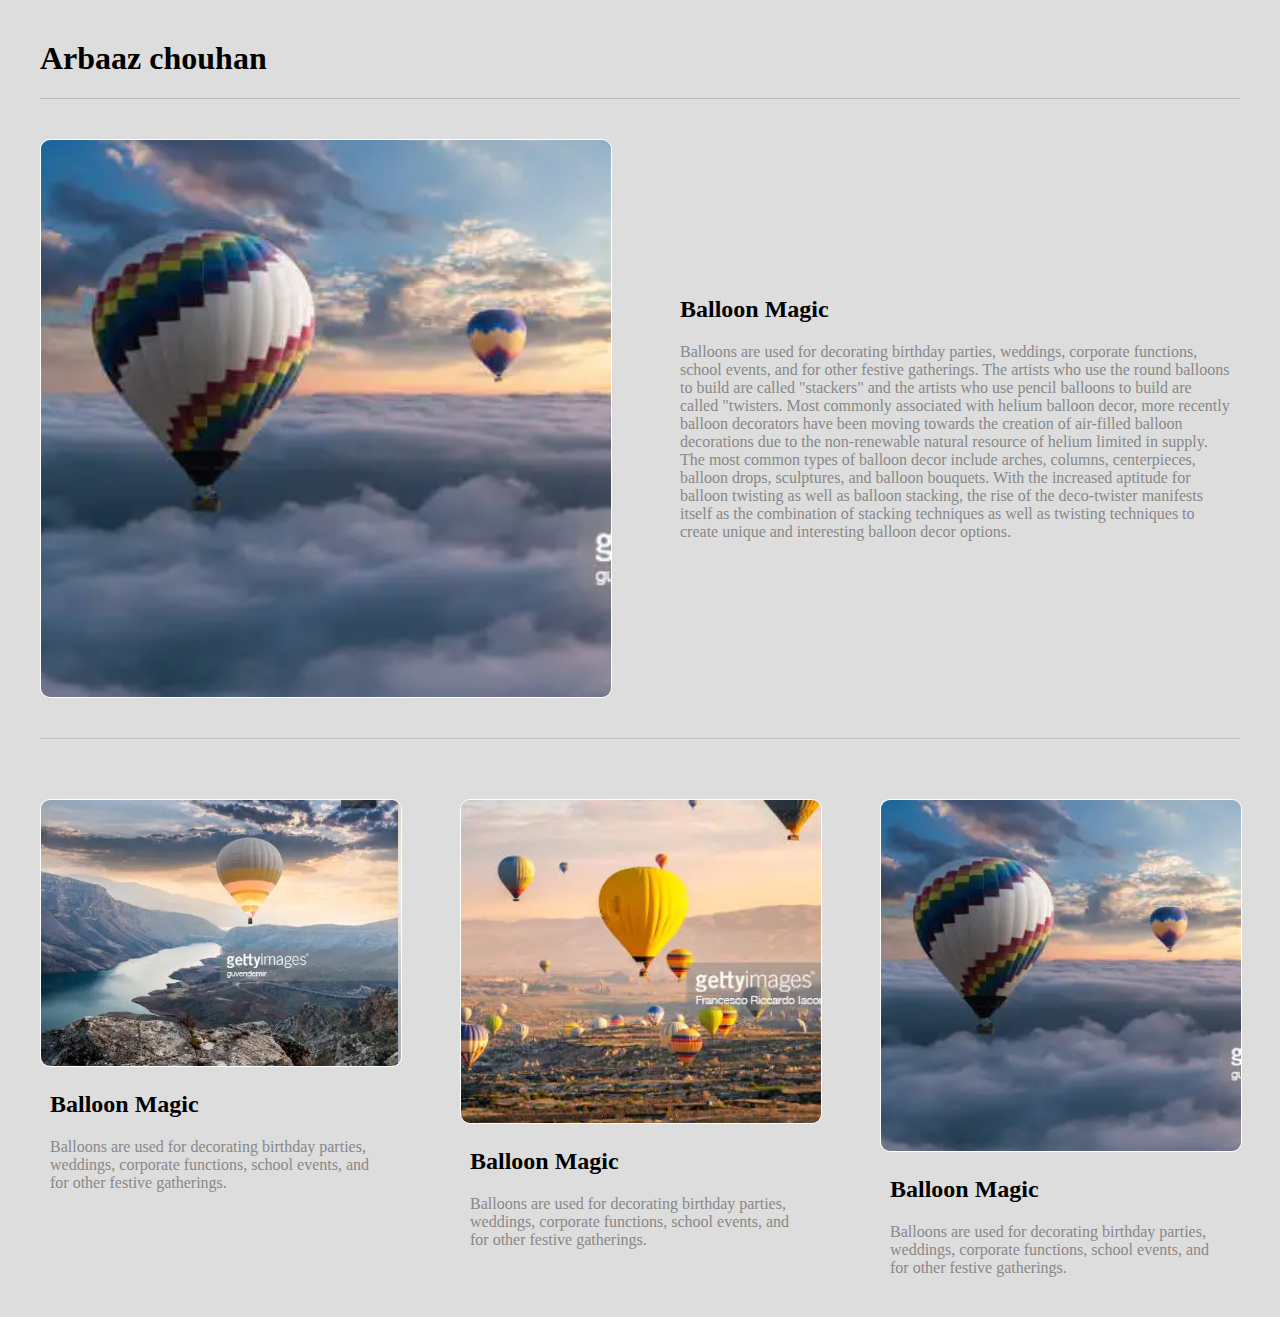
<file: 1-Basics-Layout/index.html>
<!DOCTYPE html>
<html>
    <head>
      <link rel="stylesheet" href="./style.css">
    </head>
    <body>
       <header>
        <h1>Arbaaz chouhan</h1>
       </header> 
       <main class="grid-container"> 
      <article class="balloon"> 
          <img src="./image/Screenshot from 2023-05-14 11-38-19.png">
        <div class="divForHeader">
            <h2>Balloon Magic</h2>
            <p>
              Balloons are used for decorating birthday parties, weddings, corporate functions, school events, and for other festive gatherings.
              The artists who use the round balloons to build are called "stackers" and the artists who use pencil balloons to build are called "twisters.
               Most commonly associated with helium balloon decor, more recently balloon decorators have been moving towards the creation of air-filled balloon decorations due to the non-renewable natural resource of helium limited in supply.
              The most common types of balloon decor include arches, columns, centerpieces, balloon drops, sculptures, and balloon bouquets.
               With the increased aptitude for balloon twisting as well as balloon stacking, the rise of the deco-twister manifests itself as the combination of stacking techniques as well as twisting techniques to create unique and interesting balloon decor options.
            </p>
          </div>
      </article>
      <article>
        <img src="./image/Screenshot from 2023-05-14 11-37-00.png" alt="">
        <h2>Balloon Magic</h2>
        <p>Balloons are used for decorating birthday parties, weddings, corporate functions, school events, and for other festive gatherings.  </p>
      </article>
      <article>
        <img src="./image/Screenshot from 2023-05-14 11-37-30.png" alt="">
        <h2>Balloon Magic</h2>
        <p>Balloons are used for decorating birthday parties, weddings, corporate functions, school events, and for other festive gatherings. </p>
      </article>
      <article>
        <img src="./image/Screenshot from 2023-05-14 11-38-19.png" alt="">
        <h2>Balloon Magic</h2>
        <p>Balloons are used for decorating birthday parties, weddings, corporate functions, school events, and for other festive gatherings. </p>
      </article>
       </main>

    </body>
</html>
</file>
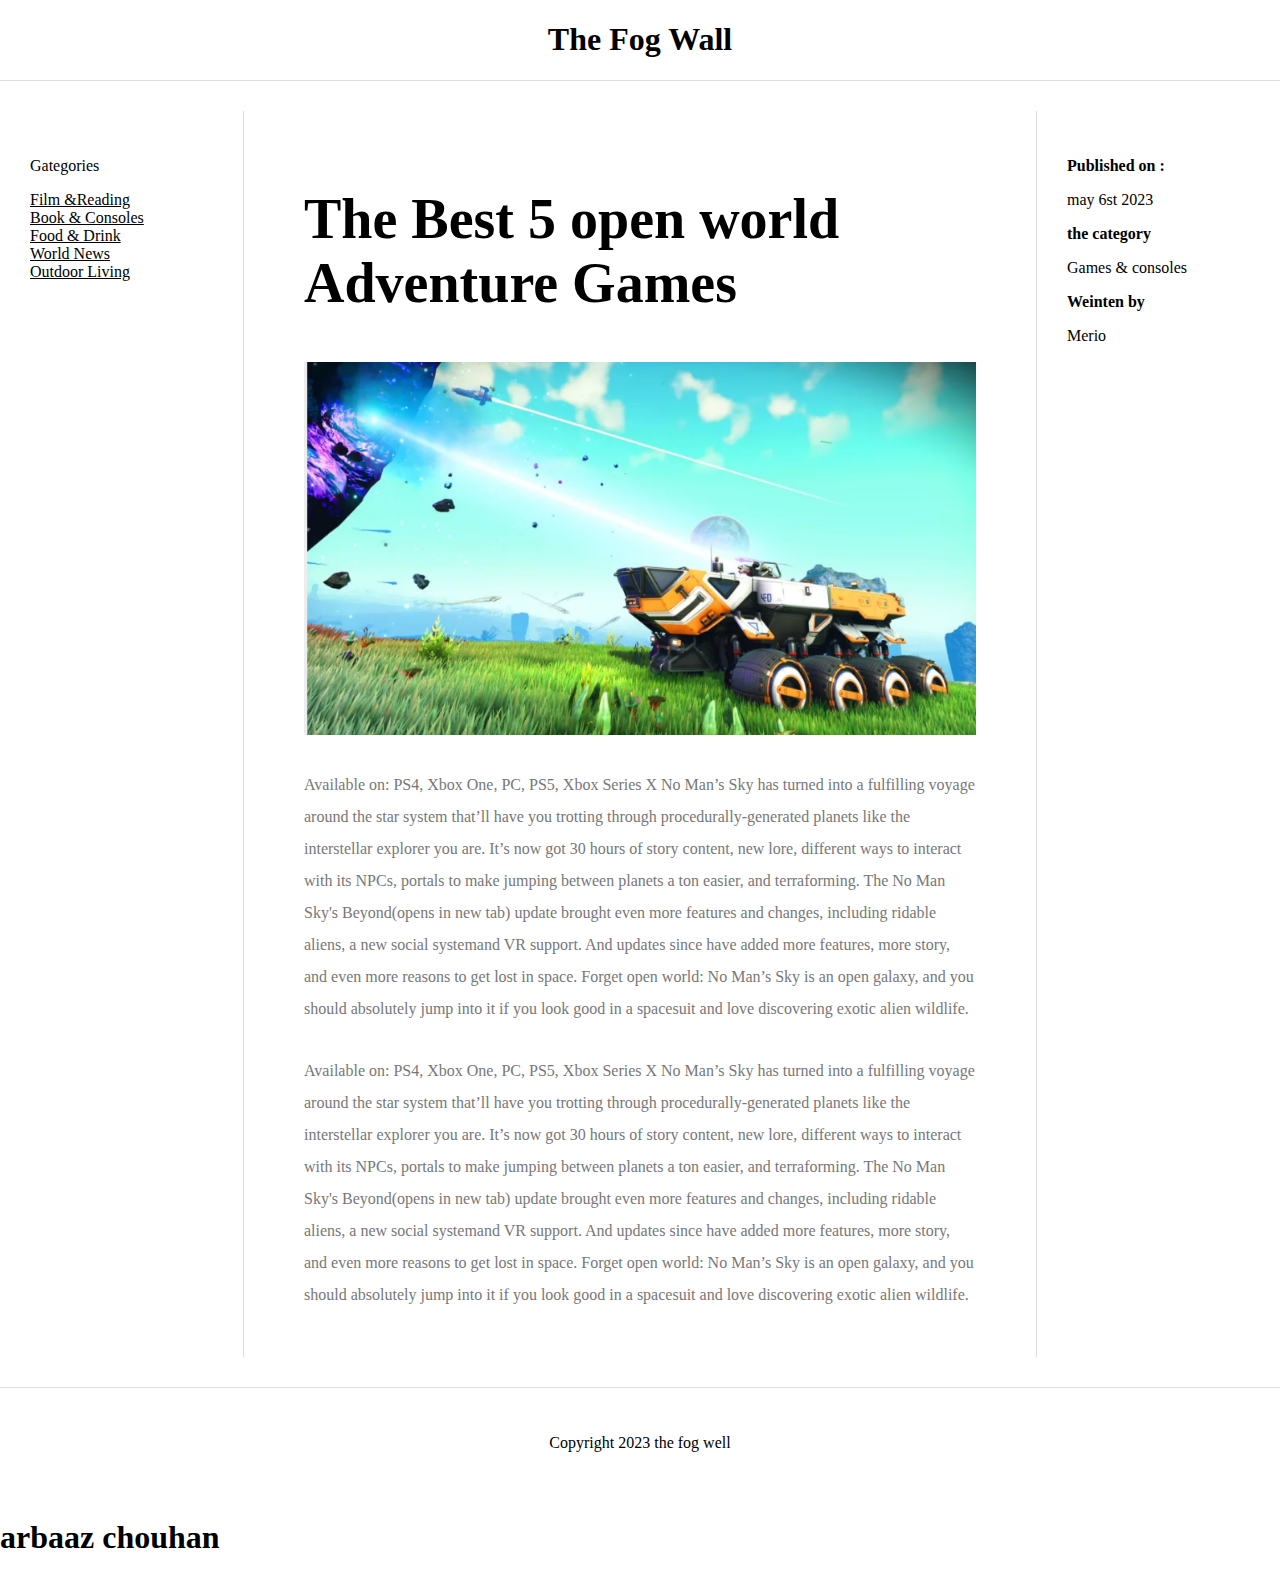
<file: 4-5-Masonry-Style-Layout/index.html>
<!DOCTYPE html>
<html>
    <head>
<link rel="stylesheet" href="./style.css">
    </head>
    <body>
        <div class="grid-container">
            <header>
                <h1>The Fog Wall</h1>
            </header>
            <nav>
                <p>Gategories</p>
                <li>Film &Reading</li>
                <li>Book & Consoles</li>
                <li>Food & Drink</li>
                <li>World News</li>
                <li>Outdoor Living</li>
          </nav>
          <article>
            <h2>The Best 5 open world Adventure Games</h2>
            <img src="./image/Screenshot from 2023-05-14 11-45-06.png" alt="">
            <p>Available on: PS4, Xbox One, PC, PS5, Xbox Series X  No Man’s Sky has turned into a fulfilling voyage around the star system that’ll have you trotting through procedurally-generated planets like the interstellar explorer you are. 
                It’s now got 30 hours of story content, new lore, different ways to interact with its NPCs, portals to make jumping between planets a ton easier, and terraforming. The No Man Sky's Beyond(opens in new tab) 
                update brought even more features and changes, including ridable aliens, a new social systemand VR support.
                And updates since have added more features, more story, and even more reasons to get lost in space. Forget open world: No Man’s Sky is an open galaxy, and you should absolutely jump into it if you look good in a spacesuit and love discovering exotic alien wildlife.</p>
                <p>Available on: PS4, Xbox One, PC, PS5, Xbox Series X  No Man’s Sky has turned into a fulfilling voyage around the star system that’ll have you trotting through procedurally-generated planets like the interstellar explorer you are. 
                    It’s now got 30 hours of story content, new lore, different ways to interact with its NPCs, portals to make jumping between planets a ton easier, and terraforming. The No Man Sky's Beyond(opens in new tab) 
                    update brought even more features and changes, including ridable aliens, a new social systemand VR support.
                     And updates since have added more features, more story, and even more reasons to get lost in space. Forget open world: No Man’s Sky is an open galaxy, and you should absolutely jump into it if you look good in a spacesuit and love discovering exotic alien wildlife.</p>    
            </article>
            <aside>
                <li>
                   <p><strong>Published on :</strong></p> 
                   <p>may 6st 2023</p> 
                </li>
                <li>
                    <p><strong> the category</strong></p> 
                    <p>Games & consoles </p> 
                 </li>
                 <li>
                    <p><strong>Weinten by</strong></p> 
                    <p>Merio</p>
                 </li>
            </aside>
            <footer>
               <p> Copyright 2023 the fog well </p>    
            </footer>

        </div>
        <h1>arbaaz chouhan</h1>
    </body>
</html>
</file>
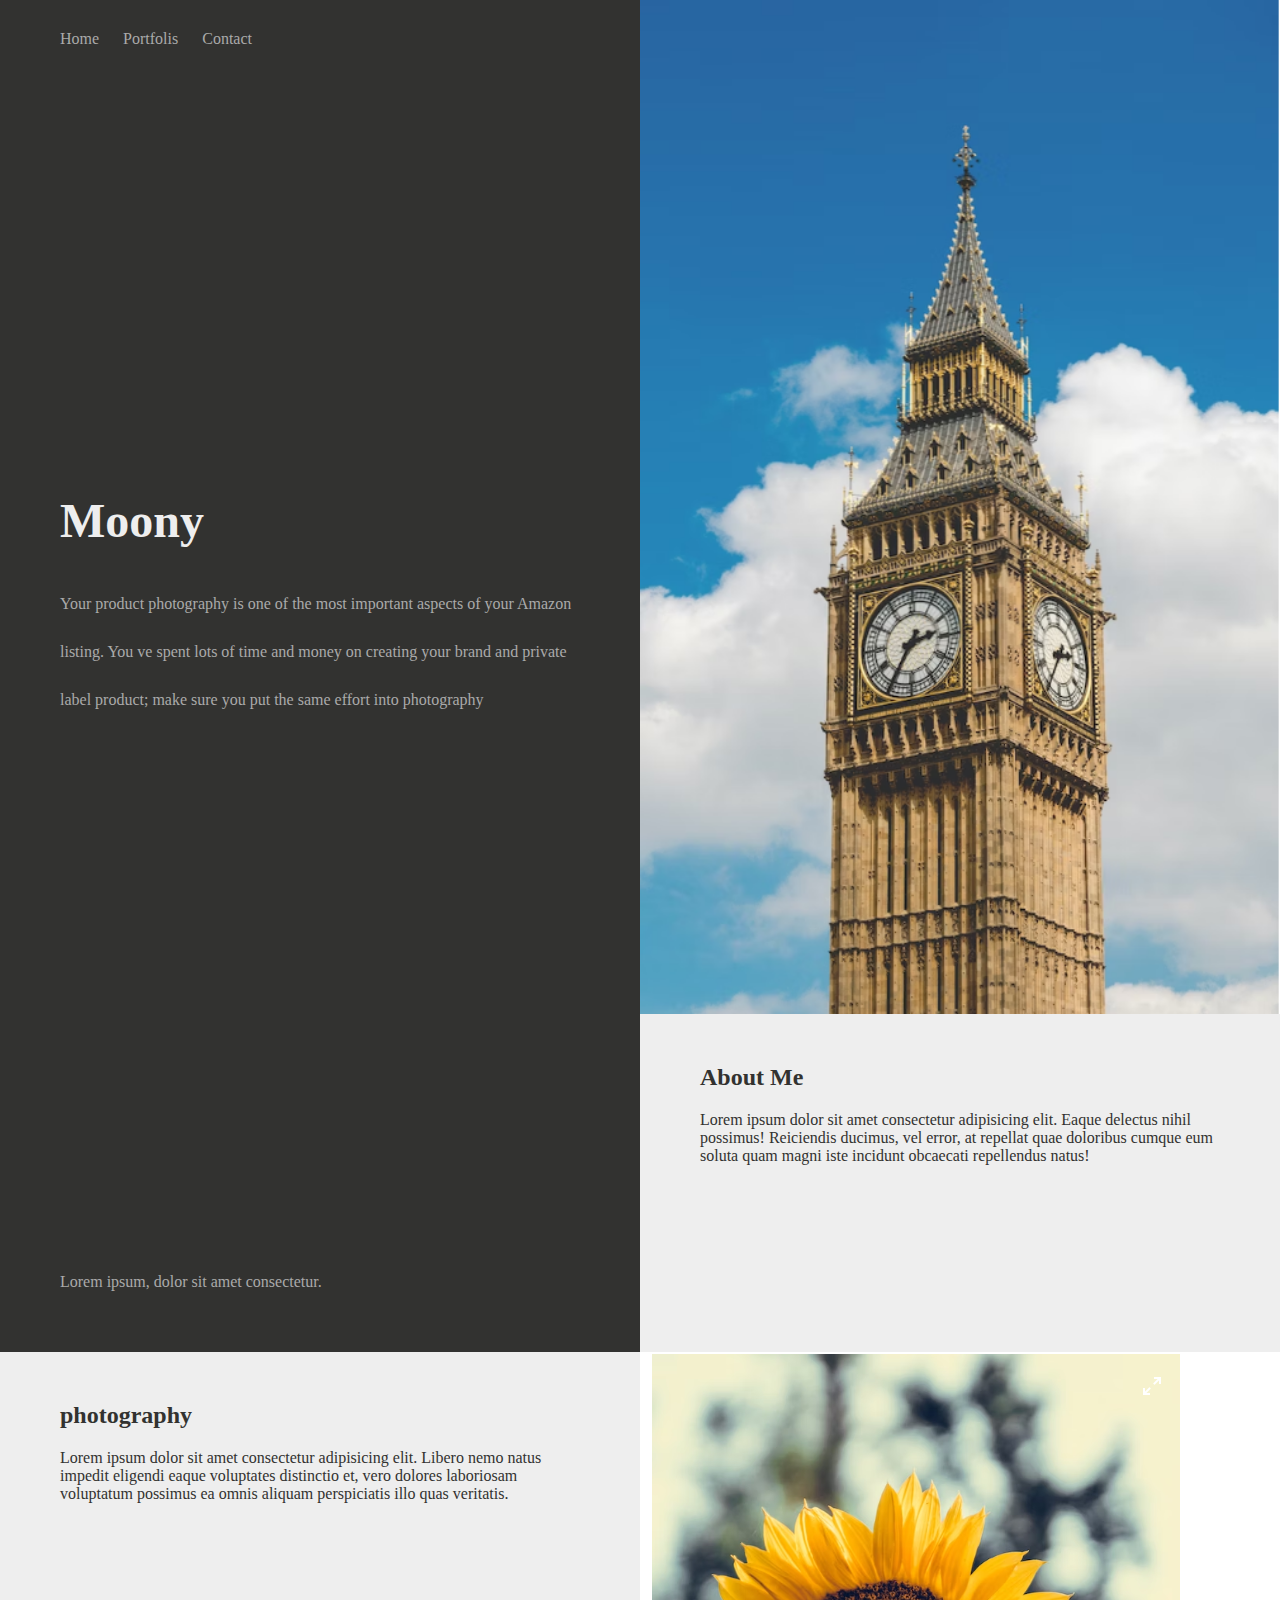
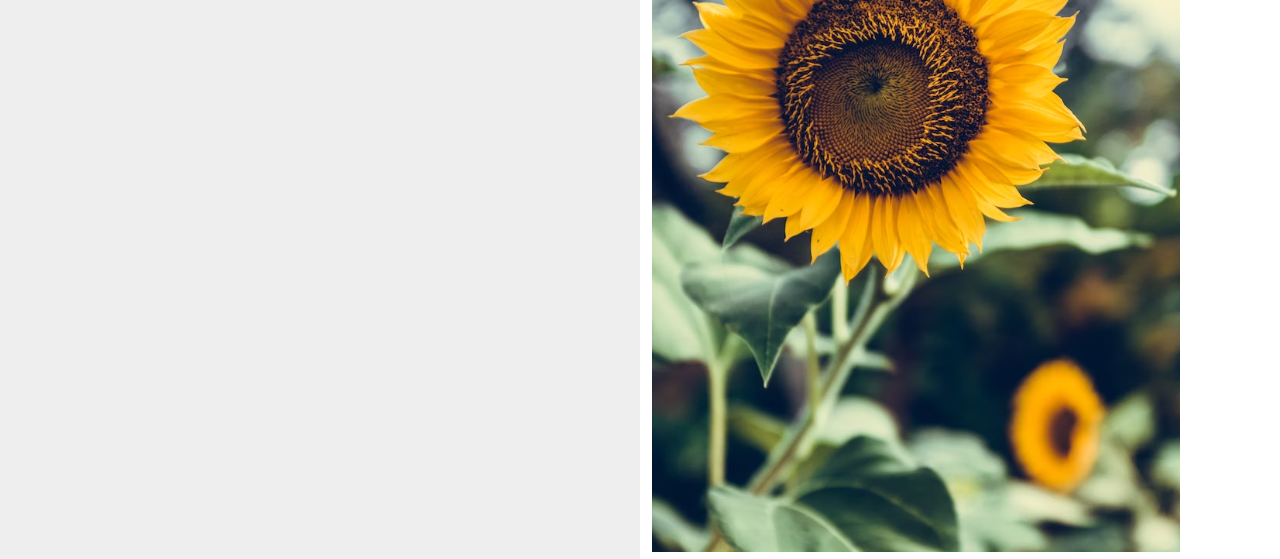
<file: 6-7-Full-Width-Personal-Site-Layout/index.html>
<!DOCTYPE html>
<html>
    <head>
        <link rel="stylesheet" href="./style.css">

    </head>
    <body>
        <main>
            <div class="pane1 welcome">
            <nav>
                 <a href="">Home</a>
                 <a href="">Portfolis</a>
                 <a href="">Contact</a>
            </nav>
            <div>
            <h1>Moony</h1>
            <p>Your product photography is one of the most important aspects of your Amazon listing.
                You ve spent lots of time and money on creating your brand and private label product;
              make sure you put the same effort into photography</p>
            </div> 
         <footer>
            <P>Lorem ipsum, dolor sit amet  consectetur.</P>
         </footer>
         </div>
         <div class="pane1 about">
            <img src="./image/Screenshot from 2023-05-17 19-12-00.png" alt="">
            <div class="text">
                <h2>About Me</h2>
                <p>Lorem ipsum dolor sit amet consectetur adipisicing elit. Eaque delectus nihil possimus! Reiciendis ducimus, vel error, at repellat quae doloribus cumque eum soluta quam magni iste incidunt obcaecati repellendus natus!</p>     
            </div>
            </div>
            <div class="pane1 photos">
                <div class="text">
                <h2>photography</h2>
                <p>Lorem ipsum dolor sit amet consectetur adipisicing elit. Libero nemo natus impedit eligendi eaque voluptates distinctio et, vero dolores laboriosam voluptatum possimus ea omnis aliquam perspiciatis illo quas veritatis.</p>
            </div>
            <img src="./image/Screenshot from 2023-05-14 12-34-22.png" alt="">
        </div>
        </main>
    </body>
</html>
</file>
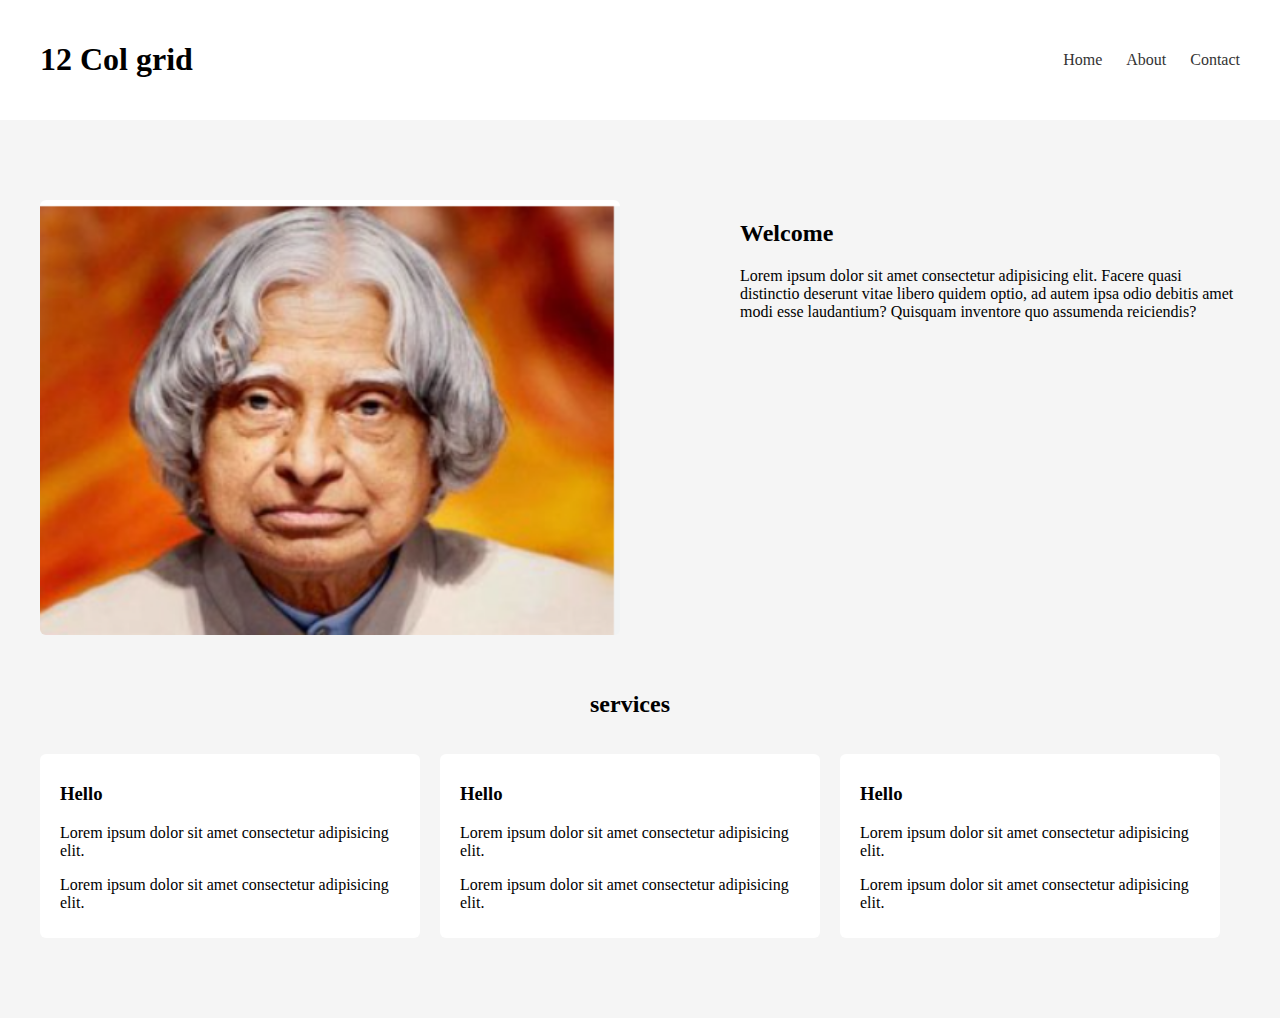
<file: 8-Column-12-Grid/index.html>
<!DOCTYPE html>
<html>

<head>
    <link rel="stylesheet" href="./style.css">
</head>

<body>
    <header class="grid">
        <h1>12 Col grid</h1>
        <nav>
            <a href="">Home</a>
            <a href="">About</a>
            <a href="">Contact</a>
        </nav>
    </header>
    <main class="grid">
        <img src="./image/Screenshot from 2023-05-18 11-02-35.png" alt="">
        <div class="welcome">
            <h2>Welcome</h2>
            <p>Lorem ipsum dolor sit amet consectetur adipisicing elit.
                Facere quasi distinctio deserunt vitae libero quidem optio,
                ad autem ipsa odio debitis amet modi esse laudantium?
                Quisquam inventore quo assumenda reiciendis?</p>
        </div>
        <h1 id="heading">services</h1>
        <div class="caed">
            <h3>Hello</h3>
            <p>Lorem ipsum dolor sit amet consectetur adipisicing elit.</p>
            <p>Lorem ipsum dolor sit amet consectetur adipisicing elit.</p>
        </div>
        <div class="caed">
            <h3>Hello</h3>
            <p>Lorem ipsum dolor sit amet consectetur adipisicing elit.</p>
            <p>Lorem ipsum dolor sit amet consectetur adipisicing elit.</p>
        </div>
        <div class="caed">
            <h3>Hello</h3>
            <p>Lorem ipsum dolor sit amet consectetur adipisicing elit.</p>
            <p>Lorem ipsum dolor sit amet consectetur adipisicing elit.</p>
        </div>
    </main>
</body>

</html>
</file>
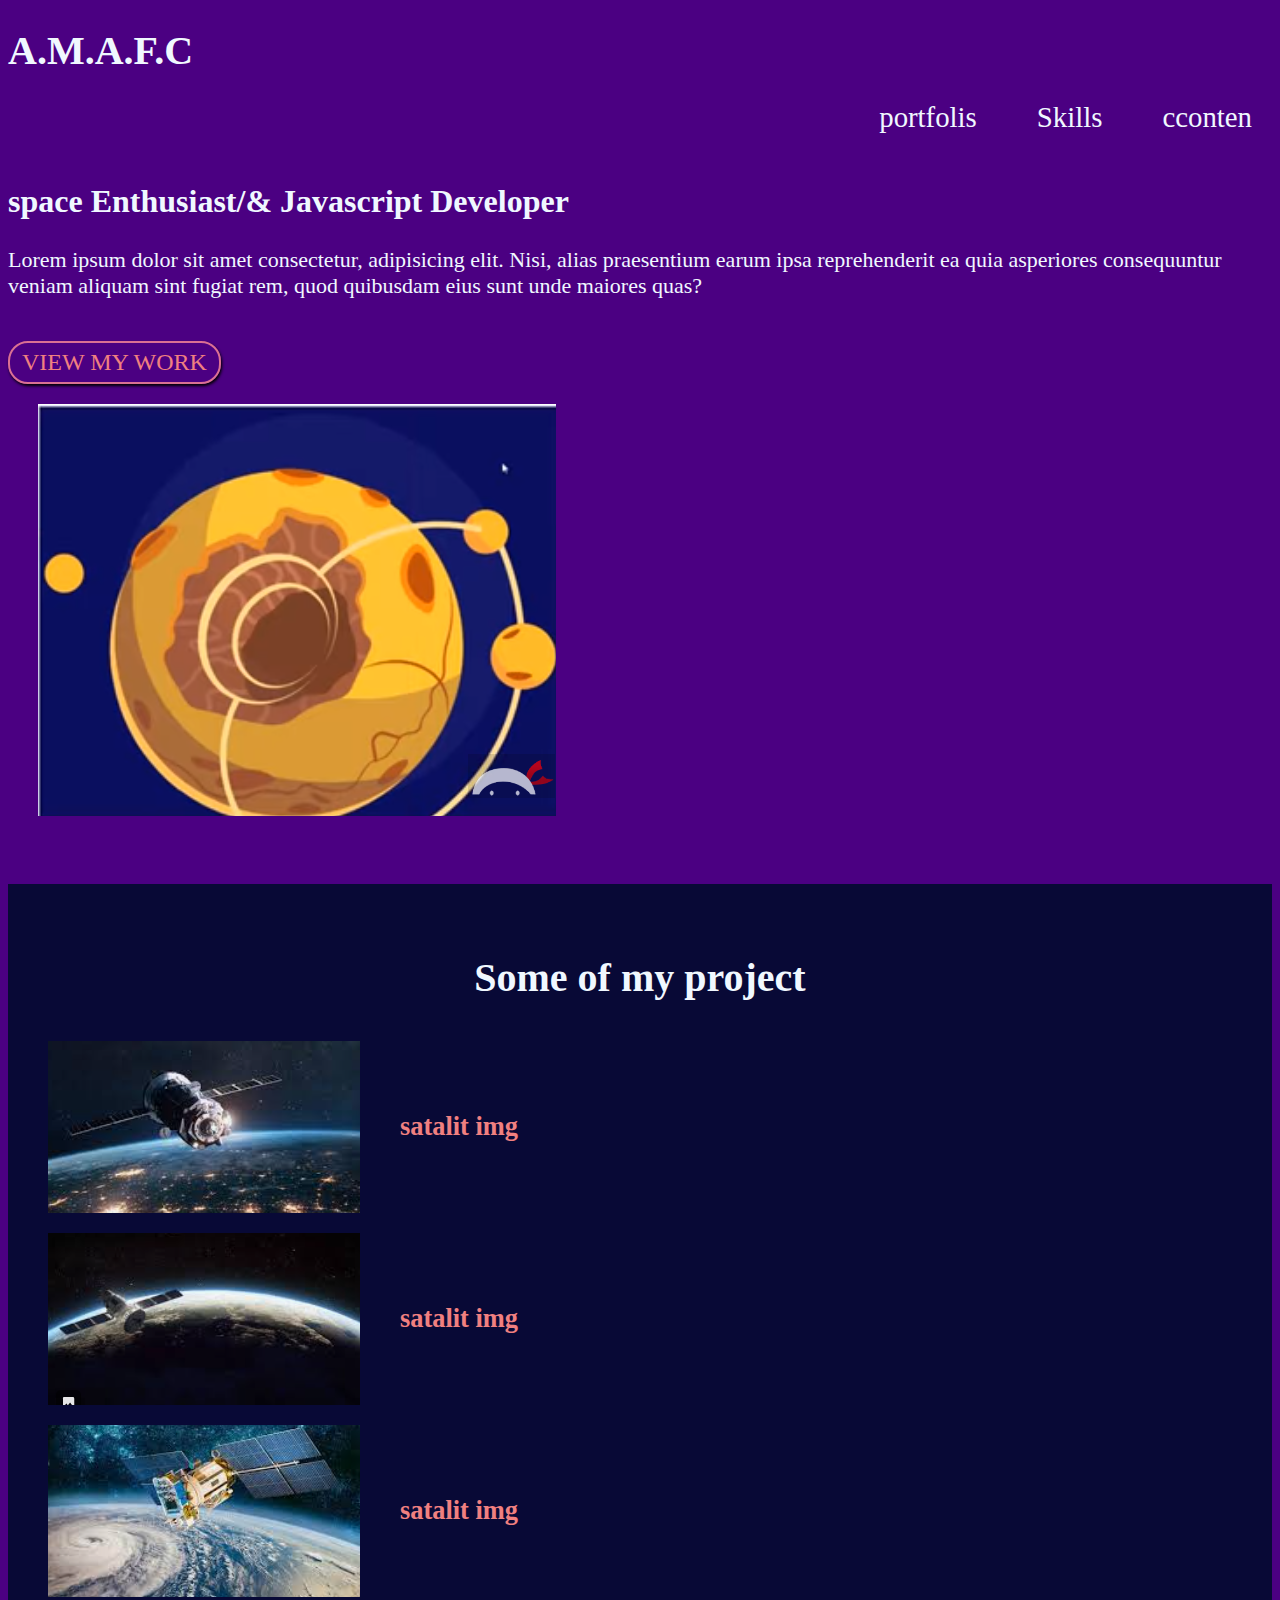
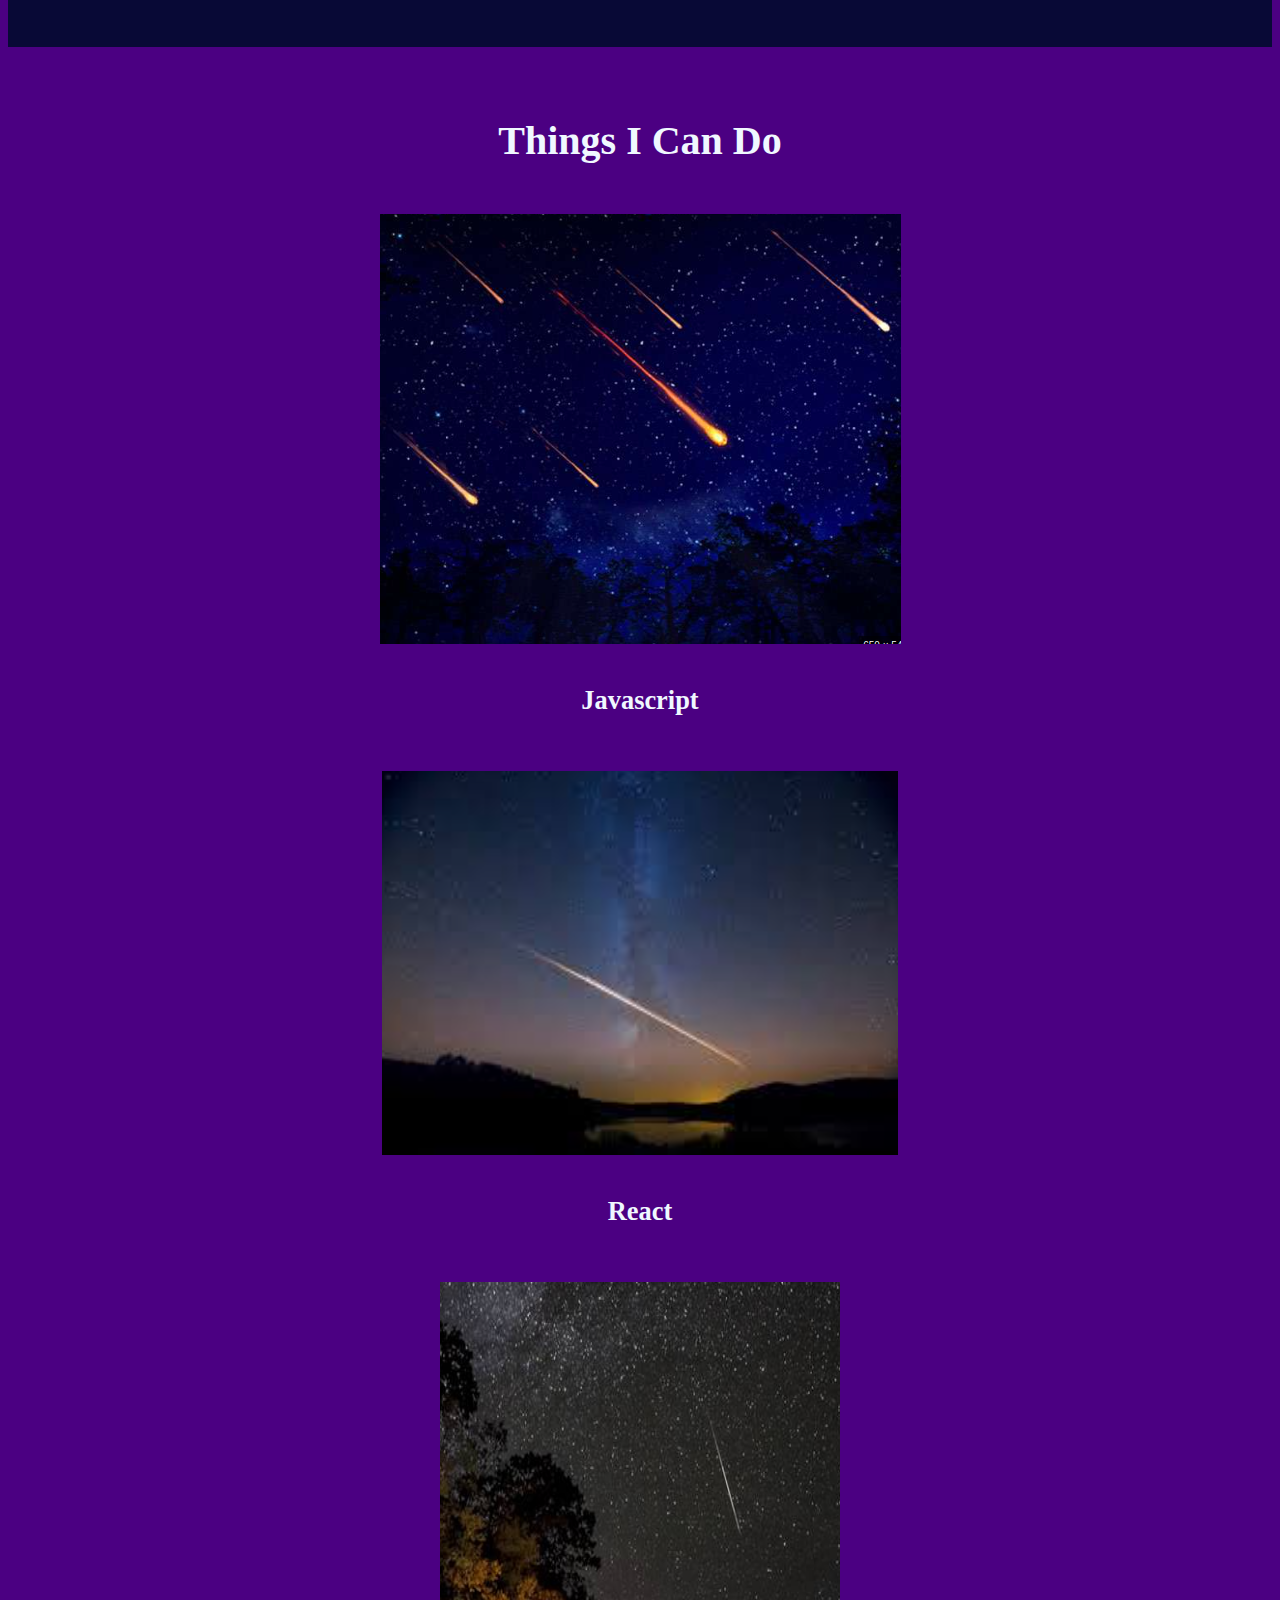
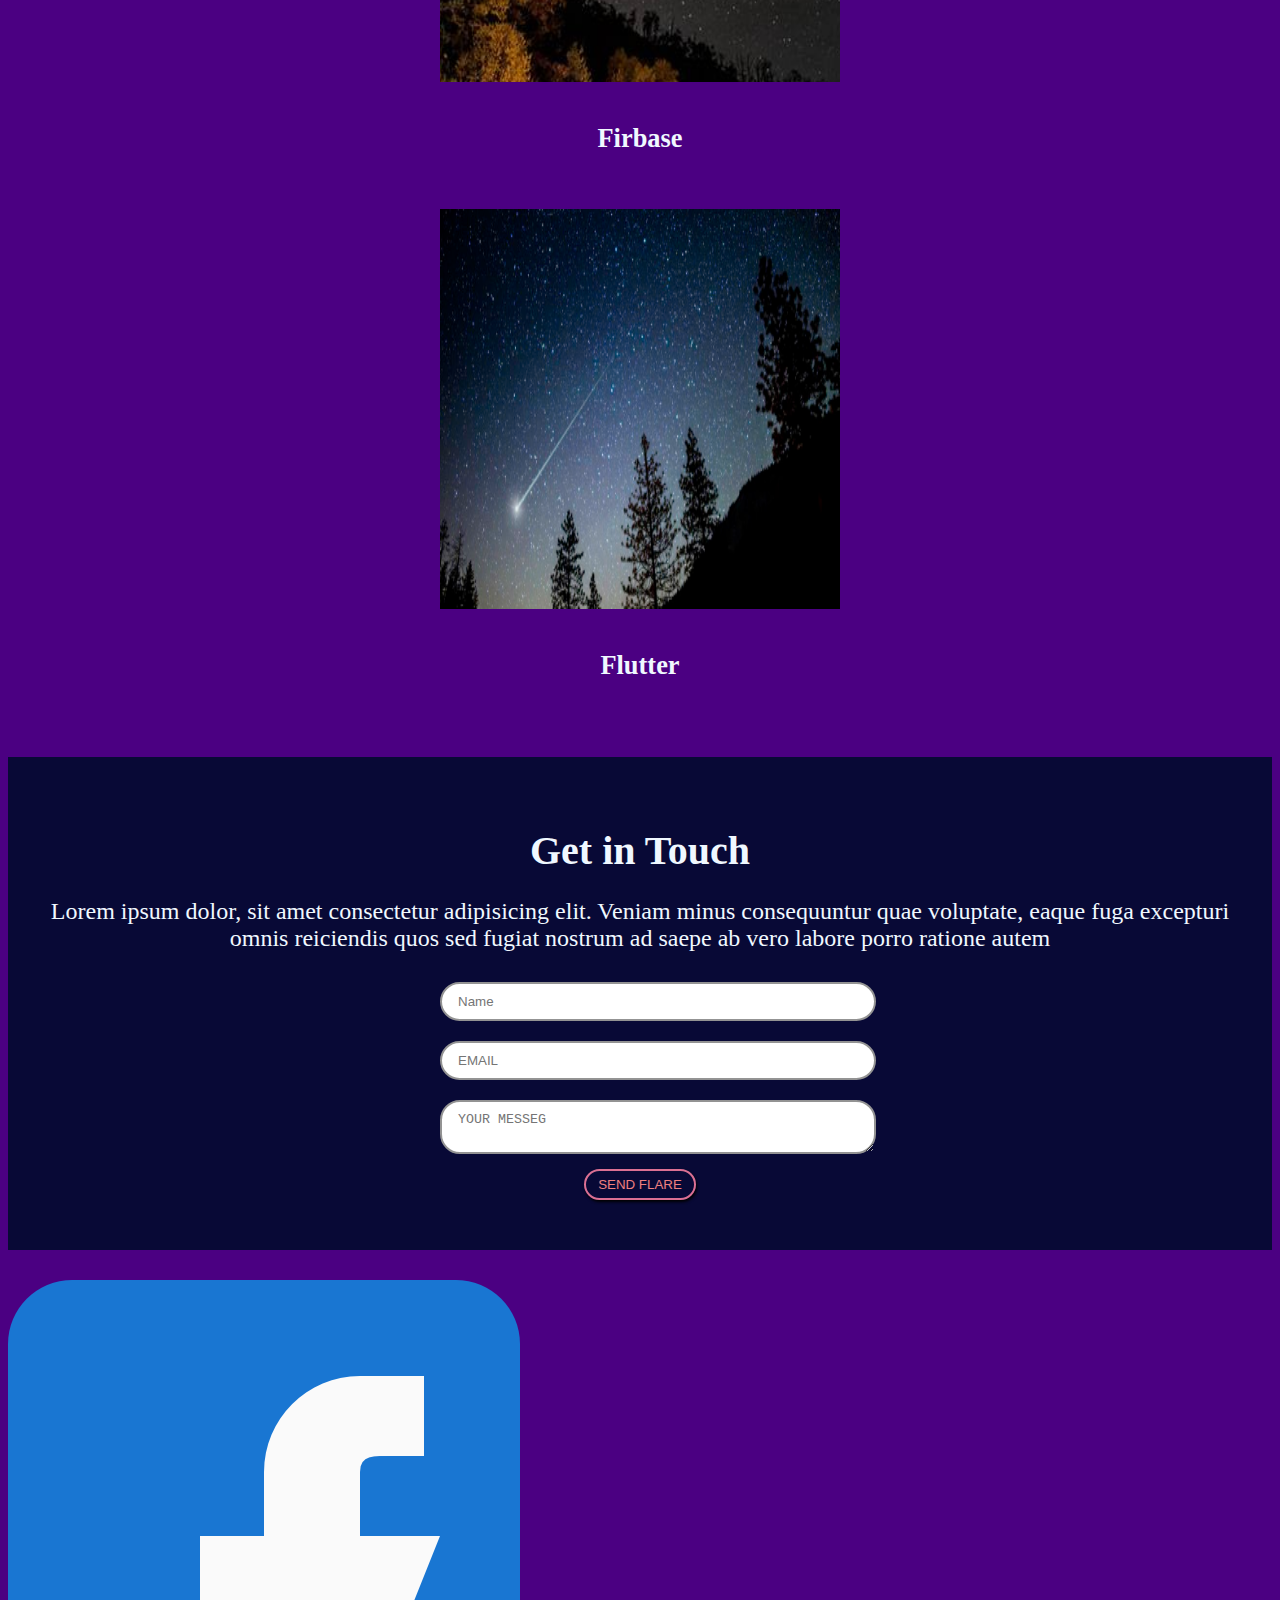
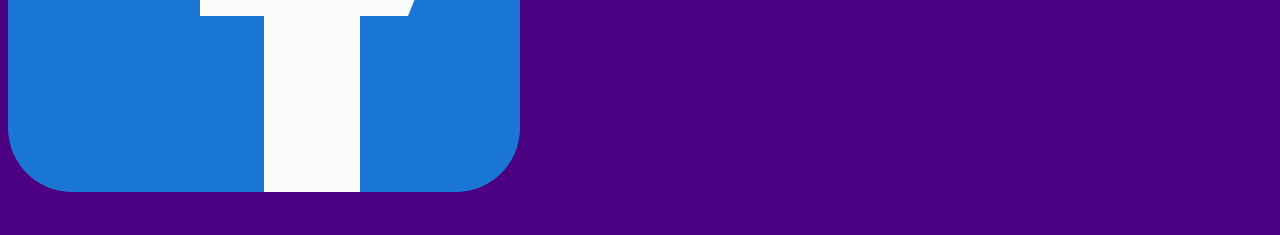
<file: First-Responsive-Build--With-CSS-Grid-/index.html>
<!DOCTYPE html>
<html>
    <head>
<link rel="stylesheet" href="style.css">
</head>
    <body>
        <nav class="Arbaaz" class="grid">
            <h1>A.M.A.F.C</h1>
            <ul>
                <li><a href="portfolio"> portfolis</a></li>
                <li><a href="Skills">Skills</a></li>
                <li><a href="content">cconten</a></li>
            </ul>
        </nav>
        <senction class="welcome" class="grid">
            <div class="welcome-text">
            <h2>space Enthusiast/& Javascript Developer</h2>
            <p class="leading">Lorem ipsum dolor sit amet consectetur, adipisicing elit. Nisi, alias praesentium earum ipsa reprehenderit ea quia asperiores consequuntur veniam aliquam sint fugiat rem, quod quibusdam eius sunt unde maiores quas?</p>
           <a href="#portfolio" class="button">View my work</a>
        </div>  
        <div class="welcome-img">
            <img src="./imges/Screenshot from 2023-05-09 18-35-28.png" alt="">
        </div>
        </senction>
        <section id="portfolis">
         <h3>Some of my project</h3>
          <div class="projects">
        <a href="">
         <img src="./imges/Screenshot from 2023-05-12 17-58-47.png" alt="">
         <h4>satalit img</h4>
             </a>
             <a href="">
        <img src="./imges/Screenshot from 2023-05-12 17-59-22.png" alt="">
        <h4>satalit img</pre></h4>
                    </a>
            <a href="">
         <img src="./imges/Screenshot from 2023-05-12 17-59-50.png" alt="">
        
         <h4>satalit img</h4>
         </a>
         </div>
</section>
<section id="skills">
    <h3>Things I Can Do</h3>
    <ul class="grid"></ul>
         <li>
            <img src="./imges/Screenshot from 2023-05-10 00-06-19.png" alt="">
            <h4>Javascript</h4>
        </li>
   
         <li>
             <img src="./imges/Screenshot from 2023-05-10 00-06-39.png" alt="React">
         <h4> React</h4>
        </li>
            <li>
         <img src="./imges/Screenshot from 2023-05-10 00-08-26.png" alt="Firbase" width="400px" height="400px">
         <h4>Firbase</h4>
        </li>
     <li>
         <img src="./imges/Screenshot from 2023-05-10 00-11-07.png" alt="Flutter"  width="400px"   height="400px">
         <h4>Flutter</h4>
        </li>                                                             
    </ul>
        </section>
        <section id="contact">
            <h3>Get in Touch</h3>
            <p>Lorem ipsum dolor, sit amet consectetur adipisicing elit. Veniam minus consequuntur quae voluptate, eaque fuga excepturi omnis reiciendis quos sed fugiat nostrum ad saepe ab vero labore porro ratione autem</p>
            <form>
                <input type="text" placeholder="Name">
                <input type="email" placeholder="EMAIL">
                <textarea placeholder="YOUR MESSEG"></textarea>
                <button class="button"> Send Flare</button>
            </form>
        </section>
        <footer>
            <img src="./imges/facebook.png" alt="">
        </footer>
    </body>
</html>
</file>
<file: 1-Basics-Layout/style.css>
body {
  margin: 20px;
  font-family: "poppins";
  background: #ddd;
}

h1,
h2 {
  columns: #777;
}

p {
  color: #888;
}

header {
  max-width: 1200px;
  margin: 40px auto;
  border-bottom: 1px solid #bbb;
}

.grid-container {
  display: grid;
  grid-template-columns: 1fr 1fr 1fr;
  gap: 60px;
  max-width: 1200px;
  margin: 20px auto;
}

article.balloon {
  grid-column: span 3;
  display: grid;
  grid-template-columns: 1fr 1fr;
  gap: 60px;
  align-items: center;
  border-bottom: 1px solid #bbc7bb;
  padding-bottom: 40px;
}

article img,
.balloon img {
  width: 100%;
  border: 1px solid white;
  border-radius: 10px;
}

article p,
article h2 {
  margin: 20px 10px;

}

@media screen and (max-width:980px) {
  article {
    grid-column: span 3;
    display: grid;
    align-items: center;
    
    grid-template-columns: 1fr;
    grid-template-rows: 1fr;

  }
 .balloon img{
  grid-column: span 3;
    display: grid;
    align-items: center;
    
    grid-template-columns: 1fr;
    grid-template-rows: 1fr;
 }
 .balloon div{
  grid-column: span 3;
    display: grid;
    align-items: center;
    
    grid-template-columns: 1fr;
    grid-template-rows: 1fr;
 }


}
/* 
@media screen and(max-width:760px) {
  article .article.balloon {
    grid-column: span 3;
    display: block;
    margin: 0 20px;
  }
} */
</file>
<file: 4-5-Masonry-Style-Layout/style.css>
body{
    margin: 0;
    font-family:"poppins"; 
}
ul,li{
    padding: 0;
    list-style-type: none;
}
.grid-container{
    display: grid;
    grid-template-columns: 1fr 3fr 1fr;
    gap: 30px;
}
header{
    grid-column: span 3;
    text-align: center;
    border-bottom: 1px solid #ddd;
    padding: 0 0;
}
nav{
    padding: 30px;
    border-right: 1px solid #ddd;
}
nav li{
    text-decoration: underline;
    margin-top: 0%;
}
article{
    padding: 30px;
}
 article h2{
    font-size: 3.5em;
    max-width: 800px;

 }
 article img  {
    width: 100%;
 }
 article p{
    margin-top:30px;
    line-height:2em;
    color: #777;
 }
 aside{
    padding: 30px;
    border-left: 1px solid #ddd;
 }
 footer{
    grid-column: span 3;
    text-align: center;
    border-top: 1px solid #ddd;
    padding: 30px;
 }
@media screen and (max-width:1200px){
    nav{
        grid-column: span 3;
        border-right: 0;
        border-bottom: 1px solid #ddd;
    }
    nav li{
        display: inline-block;
        margin-right: 10px;
    }
    article{
        grid-column: span 2;
    }
    aside{
        padding: 10px;
    }
}
@media screen and (max-width:980px) {
    nav,article,aside{
        grid-column: span 3;
    }
    
}
</file>
<file: 6-7-Full-Width-Personal-Site-Layout/style.css>
body{
    margin: 0;
    font-family:popplins;
}
main{
    display: grid;
    grid-template-columns: 1.2fr 1fr 1fr;
    min-height:100%;
}
.pane1{
    display: grid;
   grid-template-columns: 1fr;

}
 .pane1 .text {
    background:#eee;
    color: #323230;
    padding: 30px 60px  ;
}
.pane1.welcome{
    background:#323230;
    padding:30px 60px;
    grid-auto-rows:1fr;
    
}
.pane1.welcome nav a{
    color: #aaa;
    text-decoration: none;
    margin-right: 20px;
}
.pane1.welcome p{
    color:#aaa;
    max-width: 550px;
    line-height: 3em;
}
.pane1.welcome h1{
  color: #eee; 
  font-size: 3em; 
}
.pane1.welcome footer{
  align-self: flex-end;
}
.pane1.about{
    grid-template-rows:3fr 1fr;
    overflow: hidden;
    max-width:100%;
    min-width:100%;

}
.pane1.about img{
    width: 750px;
    max-width:100%;
     min-height:100%;   
}

.pane1.photos{
    grid-template-rows: 1fr 3fr;
    overflow: hidden;

}
.pane1.photos img{
    max-width: 100%;
    min-height:100%;
}
@media screen and (max-width:1400px){
    main {
    grid-template-columns: 1fr 1fr;
}
.pane1.photos{
    grid-column: span 2;
    grid-template-columns: 1fr 1fr;
    grid-template-rows: 1fr;
} 

}

@media screen and (max-width:960px) {
    main {
        grid-template-columns: 100%;
        grid-template-rows:500px 450px 400px ;
    }
   .pane1.about{
    grid-row: 2;
    grid-template-columns: 1fr 1fr;
    grid-template-rows: 1fr;
   }
   .pane1 img{
    width: 100%;
   }
}
@media screen and (max-width:680px){
    main{
       grid-template-columns: 1fr;
       grid-template-rows: 1fr;
}
.pane1.about , .pane1.photos{
    grid-template-columns: 1fr;
    grid-column: span 2;
    grid-template-rows: 1fr ;
    border-bottom: 2px solid #aca;  
   }
}
</file>
<file: 8-Column-12-Grid/style.css>
body{
    margin: 0;
    background: #f5f5f5f5;

}
.grid{
    display: grid;
    grid-template-columns: repeat(12,1fr);
    gap: 20px;
}
header {
    padding: 20px 40px;
    background: #fff;
    align-items: center;
}
header h1{
    grid-column: span 6;
}
header nav{
    grid-column: span 6;
    justify-self: end;
}
header nav a{
    color: #333;
    margin-left: 20px;
    text-decoration: none;
}
main{
    max-width: 1200px;
    margin: 60px auto;
    padding: 20px;
}
main img{
    grid-column: span 6;
    width: 100%;
    border-radius: 6px;

}
.welcome{
   
    grid-column:8/ span 6;
} 
#heading{
    grid-column: span 12;
    text-align: center;
    font-size: 1.5em;
    padding-top: 20px;
}
.caed{
    grid-column:span 4;
    background: #fff;
    padding: 10px 20px;
    border-radius: 6px;

}
</file>
<file: First-Responsive-Build--With-CSS-Grid-/style.css>
body {
    background-color: indigo;
    overflow-x: hidden;

}

a {
    color: aliceblue;
    font-size: x-large;
}

body.p,
a,
ul,
li {
    margin: 0 0;
    padding: 0;
    text-decoration: none;
}

li {
    list-style-type: none;
    color: aliceblue;
}

p {
    color: aliceblue;
}

.button {
    background: none;
    border: 2px solid palevioletred;
    color: lightcoral;
    padding: 6px 12px;
    border-radius: 20px;
    text-transform: uppercase;
    box-shadow: 1px 2px 3px black;
    display: inline-block;

}

.buttton:hover {
    color: black;
    background: gold;
}

input,
textarea {
    background: white;
    padding: 10px 16px;
    border-radius: 20px;
    border: 2px solid #939393;
    color: #af2ff2;
}

h1,
h2,
h3,
h4 {
    font-size: x-large;
    color: aliceblue;

}

h3 {
    text-align: center;
}

p,
a,
li {
    font-size: 1.2em;
}

h1,
h3 {
    font-size: 2em;
}

h2 {
    font-size: 1.6em;
}

h4 {
    font-size: 1.1em;
}

.leading {
    font-size: 1.1em;
}

.grid {
    display: grid;
    grid-template-columns: repeat(10, 1fr);
    gap: 10px;
}

.Arbaaz a {
    margin: 0 20px;
}

.Arbaaz ul {
    display: none;
}

.Arbaaz h1 {
    grid-column: 1/4;
    grid-row: 1;
    padding-bottom: 3px solid blue;
    border-bottom: 3px solid b;
}

.welcome {
    padding: 0 30px 20px 20px;


}

.welcome-text {
    grid-column: 1/6;
}

.welcome img {
    grid-column: 6/9;

}

.welcome-img {
    width: 400%;
    max-width: 200%;
    margin: 0 30px 40px 0;
    outline: none;
    border-style: none;
    padding: 0 30px;
    justify-content: flex-end;
    align-items: center;

}

.welcome-text a {
    margin: 20px 0;
}



#portfolis {
    padding: 30px 20px;
    background: #080936;

}

.portolis h3 {
    margin-left: 10px;
    margin-bottom: 0;
    text-align: center;
}

.projects a {
    grid-column: 1/9;
    margin: 20px 0;
    display: flex;

}

.projects a * {
    margin: 0 20px;
    max-width: 500px;
    align-self: center;

}

.projects h4 {
    flex-grow: 1px;
    color: lightcoral;


}

@media screen and (min-width: 620px) {}

@media screen and (min-width: 960px) {
    body {
        font-size: 18px;
    }

    .grid {
        width: 100%;
        max-width: 1060px;
        margin: 0 auto;
    }

    .Arbaaz ul {
        display: flex;
        grid-column: 6/9;
        justify-content: flex-end;
        align-self: center;

    }

    .Arbaaz li {
        padding-top: 0;
        margin-left: 20px;
    }

    .welcome-text {
        align-self: center;
    }

    .welcome {
        padding-top: 40px;
    }

    .projects a:nth-child(1) {
        grid-column: 2/4;
        align-items: center;
    }

    .projects a:nth-child(2) {
        grid-column: 4/6;
        align-items: center;

    }

    .projects a:nth-child(3) {
        grid-column: 6/8;


    }
}

@media screen and (min-width:1200px) {
    body {
        font-size: 20px;
    }
}

#skills {
    padding: 30px 20px;



}

#skills h3 {
    text-align: center;
}

#skills ul {
    margin: 0 20px;

}

#skills li {
    padding: 10px;
    grid-column: span 4;
    text-align: center;

}

#skills-img {
    background: #080936;


}

#contact {
    padding: 30px 20px;
    background: #080936;
}

#contact h3,
#contact p {
    text-align: center;
    margin-bottom: 0;
}

#contact form {
    width: 80%;
    max-width: 400px;
    margin: 20px auto;
    text-align: center;
}

#contact input,
#contact textarea {
    width: 100%;
    margin: 10px 0;
}

#contact.button {
    margin-top: 10px;
}

footer img {
    margin: 30px auto;
}
</file>
